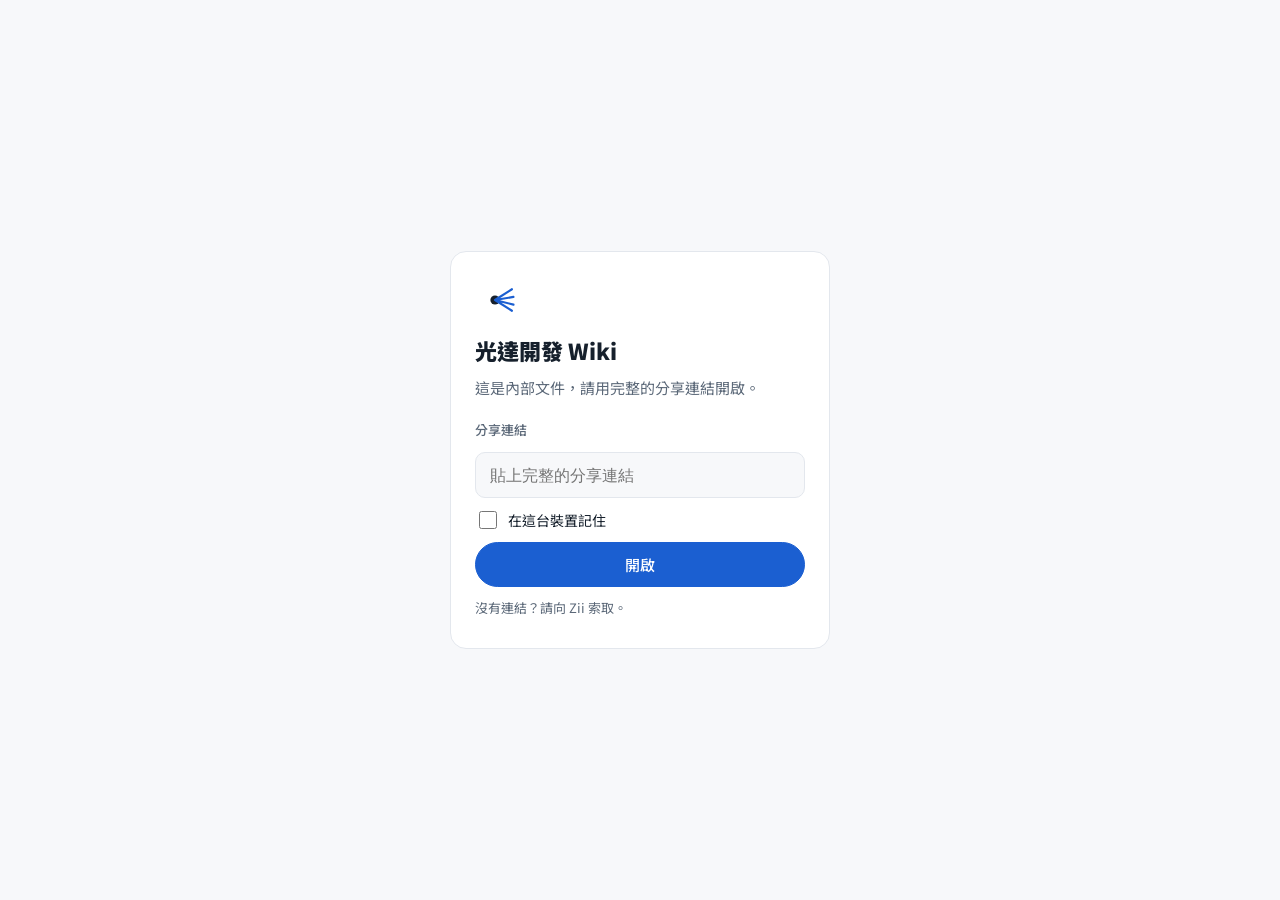
<file: index.html>
<!doctype html>
<html lang="zh-Hant-TW">
<head>
<meta charset="utf-8">
<meta name="viewport" content="width=device-width,initial-scale=1,viewport-fit=cover">
<title>光達開發 Wiki</title>
<meta name="description" content="內部文件，需要分享連結才能開啟。">
<meta name="robots" content="noindex,nofollow">
<meta name="referrer" content="no-referrer">
<meta property="og:type" content="website">
<meta property="og:site_name" content="光達開發 Wiki">
<meta property="og:title" content="光達開發 Wiki">
<meta property="og:description" content="內部文件，需要分享連結才能開啟。">
<meta property="og:url" content="https://zii144.github.io/lidar-wiki/">
<meta property="og:image" content="https://zii144.github.io/lidar-wiki/og/home.png">
<meta property="og:image:width" content="1200">
<meta property="og:image:height" content="630">
<meta name="twitter:card" content="summary_large_image">
<meta name="theme-color" content="#1B5FD1">
<link rel="preconnect" href="https://fonts.googleapis.com">
<link rel="stylesheet" href="https://fonts.googleapis.com/css2?family=Noto+Sans+TC:wght@400;500;700;900&family=IBM+Plex+Mono:wght@400;500&display=swap">
<link rel="stylesheet" href="./style.css">
</head>
<body>
<div id="lock" class="lock">
  <p id="opening" class="hint">開啟中…</p>
  <form id="lock-form" class="lock-card" autocomplete="off" hidden>
    <svg width="40" height="40" viewBox="0 0 26 26" aria-hidden="true"><circle cx="13" cy="13" r="3" fill="currentColor"/><path d="M13 13 L24 6 M13 13 L25 11 M13 13 L25 16 M13 13 L24 20" stroke="var(--accent)" stroke-width="1.4" fill="none" stroke-linecap="round"/></svg>
    <h1>光達開發 Wiki</h1>
    <p class="lede">這是內部文件，請用完整的分享連結開啟。</p>
    <label for="lk">分享連結</label>
    <input id="lk" type="text" autocomplete="off" autocapitalize="off" spellcheck="false" placeholder="貼上完整的分享連結">
    <label class="remember"><input id="remember" type="checkbox"> 在這台裝置記住</label>
    <button class="btn primary" type="submit" id="go">開啟</button>
    <p id="err" class="err" role="alert" hidden></p>
    <p class="hint">沒有連結？請向 Zii 索取。</p>
  </form>
  <noscript><p class="hint">需要開啟 JavaScript 才能閱讀。</p></noscript>
</div>
<div id="app" hidden></div>
<script id="payload" type="application/json">{"v":2,"salt":"-s3UXynYVrZwPBjWp1zX2A","iv":"Y4FFya2l_3ey63tx","ct":"[base64]","title":"光達開發 Wiki"}</script>
<script src="./unlock.js"></script>
</body>
</html>
</file>
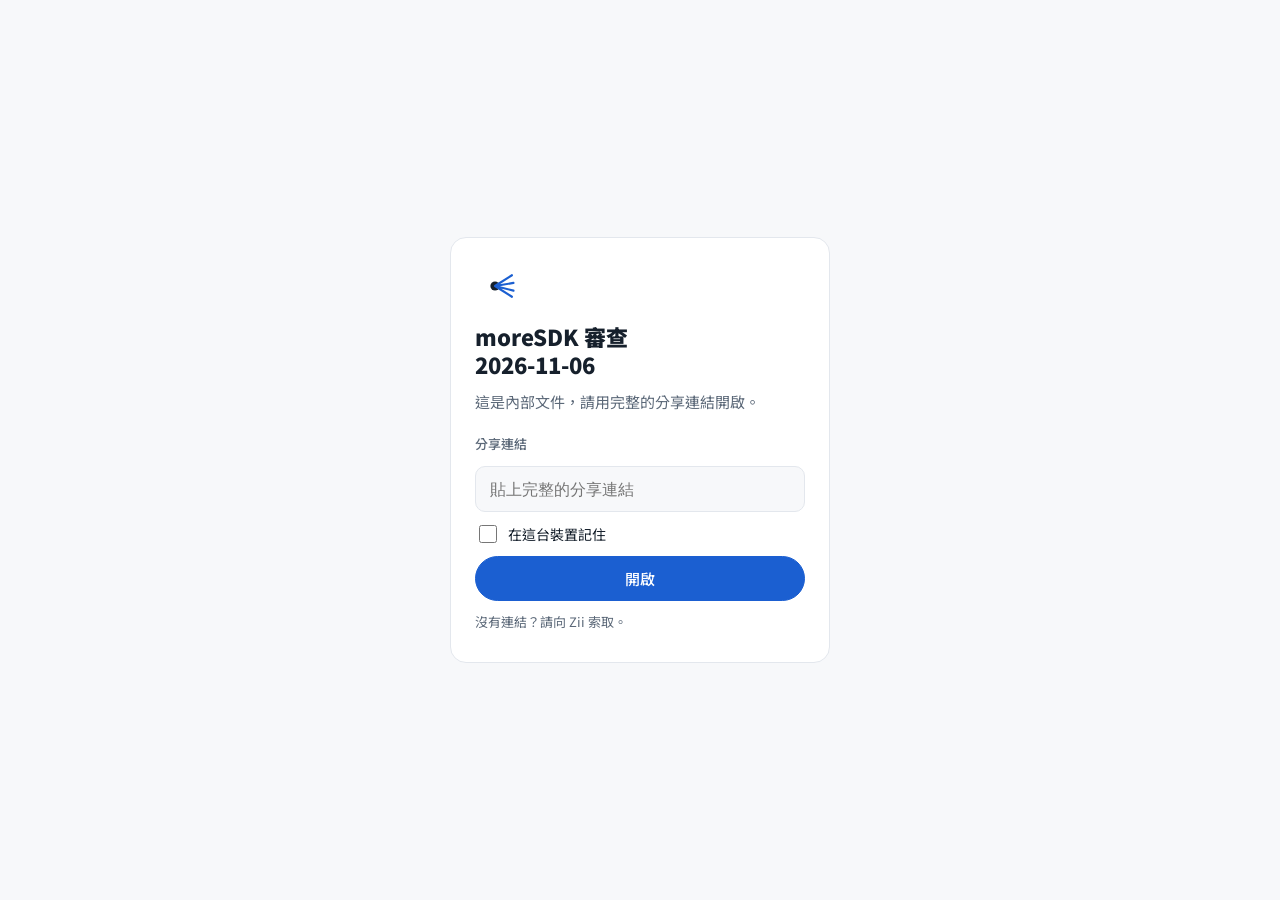
<file: d/sdk-review/index.html>
<!doctype html>
<html lang="zh-Hant-TW">
<head>
<meta charset="utf-8">
<meta name="viewport" content="width=device-width,initial-scale=1,viewport-fit=cover">
<title>moreSDK 審查｜2026-11-06</title>
<meta name="description" content="內部文件，需要分享連結才能開啟。">
<meta name="robots" content="noindex,nofollow">
<meta name="referrer" content="no-referrer">
<meta property="og:type" content="website">
<meta property="og:site_name" content="光達開發 Wiki">
<meta property="og:title" content="moreSDK 審查｜2026-11-06">
<meta property="og:description" content="內部文件，需要分享連結才能開啟。">
<meta property="og:url" content="https://zii144.github.io/lidar-wiki/d/sdk-review/">
<meta property="og:image" content="https://zii144.github.io/lidar-wiki/og/sdk-review.png">
<meta property="og:image:width" content="1200">
<meta property="og:image:height" content="630">
<meta name="twitter:card" content="summary_large_image">
<meta name="theme-color" content="#1B5FD1">
<link rel="preconnect" href="https://fonts.googleapis.com">
<link rel="stylesheet" href="https://fonts.googleapis.com/css2?family=Noto+Sans+TC:wght@400;500;700;900&family=IBM+Plex+Mono:wght@400;500&display=swap">
<link rel="stylesheet" href="../../style.css">
</head>
<body>
<div id="lock" class="lock">
  <p id="opening" class="hint">開啟中…</p>
  <form id="lock-form" class="lock-card" autocomplete="off" hidden>
    <svg width="40" height="40" viewBox="0 0 26 26" aria-hidden="true"><circle cx="13" cy="13" r="3" fill="currentColor"/><path d="M13 13 L24 6 M13 13 L25 11 M13 13 L25 16 M13 13 L24 20" stroke="var(--accent)" stroke-width="1.4" fill="none" stroke-linecap="round"/></svg>
    <h1>moreSDK 審查<br>2026-11-06</h1>
    <p class="lede">這是內部文件，請用完整的分享連結開啟。</p>
    <label for="lk">分享連結</label>
    <input id="lk" type="text" autocomplete="off" autocapitalize="off" spellcheck="false" placeholder="貼上完整的分享連結">
    <label class="remember"><input id="remember" type="checkbox"> 在這台裝置記住</label>
    <button class="btn primary" type="submit" id="go">開啟</button>
    <p id="err" class="err" role="alert" hidden></p>
    <p class="hint">沒有連結？請向 Zii 索取。</p>
  </form>
  <noscript><p class="hint">需要開啟 JavaScript 才能閱讀。</p></noscript>
</div>
<div id="app" hidden></div>
<script id="payload" type="application/json">{"v":2,"salt":"-s3UXynYVrZwPBjWp1zX2A","iv":"Z5b4oht6dcV8wt3P","ct":"[base64]","title":"moreSDK 審查｜2026-11-06"}</script>
<script src="../../unlock.js"></script>
</body>
</html>
</file>
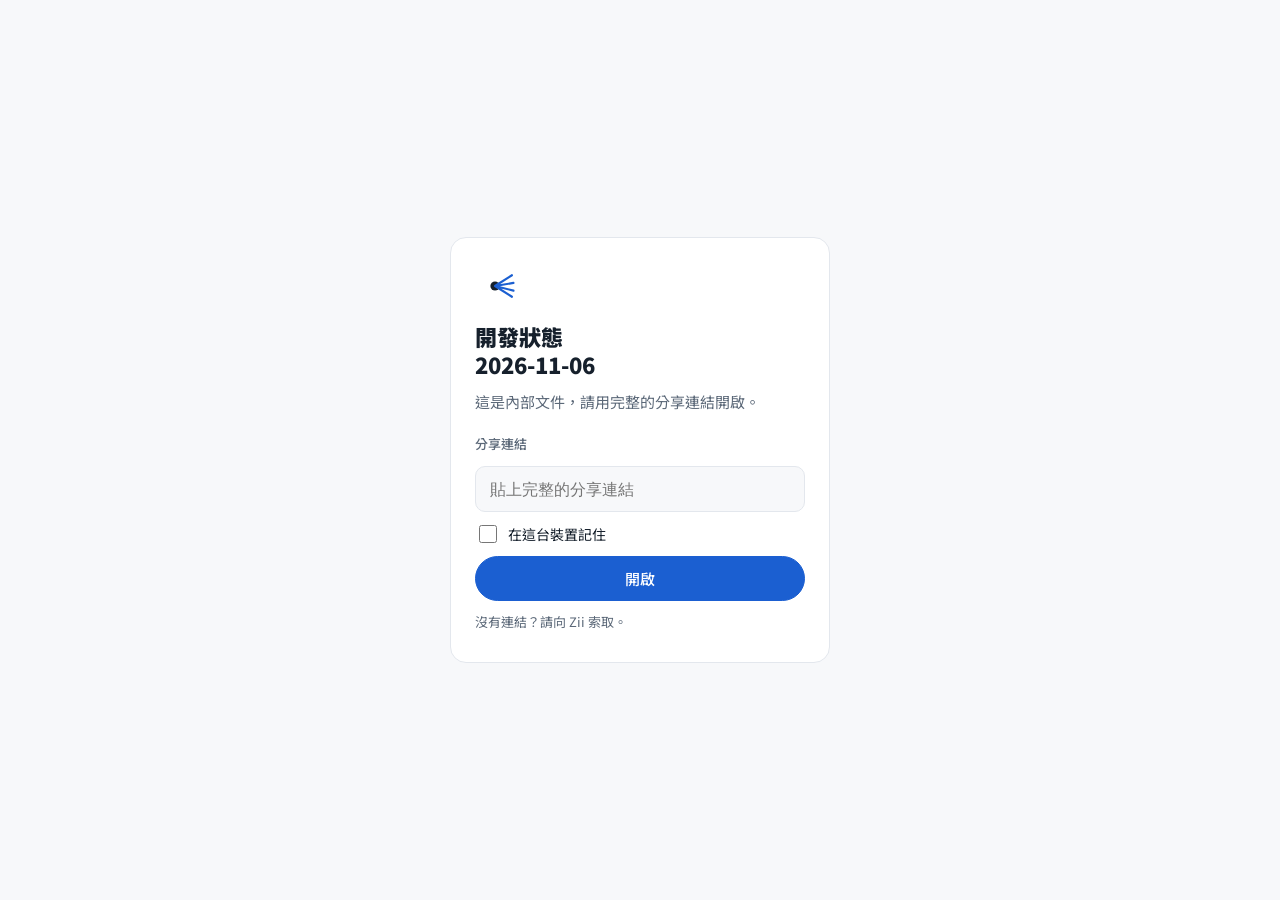
<file: d/status/index.html>
<!doctype html>
<html lang="zh-Hant-TW">
<head>
<meta charset="utf-8">
<meta name="viewport" content="width=device-width,initial-scale=1,viewport-fit=cover">
<title>開發狀態｜2026-11-06</title>
<meta name="description" content="內部文件，需要分享連結才能開啟。">
<meta name="robots" content="noindex,nofollow">
<meta name="referrer" content="no-referrer">
<meta property="og:type" content="website">
<meta property="og:site_name" content="光達開發 Wiki">
<meta property="og:title" content="開發狀態｜2026-11-06">
<meta property="og:description" content="內部文件，需要分享連結才能開啟。">
<meta property="og:url" content="https://zii144.github.io/lidar-wiki/d/status/">
<meta property="og:image" content="https://zii144.github.io/lidar-wiki/og/status.png">
<meta property="og:image:width" content="1200">
<meta property="og:image:height" content="630">
<meta name="twitter:card" content="summary_large_image">
<meta name="theme-color" content="#1B5FD1">
<link rel="preconnect" href="https://fonts.googleapis.com">
<link rel="stylesheet" href="https://fonts.googleapis.com/css2?family=Noto+Sans+TC:wght@400;500;700;900&family=IBM+Plex+Mono:wght@400;500&display=swap">
<link rel="stylesheet" href="../../style.css">
</head>
<body>
<div id="lock" class="lock">
  <p id="opening" class="hint">開啟中…</p>
  <form id="lock-form" class="lock-card" autocomplete="off" hidden>
    <svg width="40" height="40" viewBox="0 0 26 26" aria-hidden="true"><circle cx="13" cy="13" r="3" fill="currentColor"/><path d="M13 13 L24 6 M13 13 L25 11 M13 13 L25 16 M13 13 L24 20" stroke="var(--accent)" stroke-width="1.4" fill="none" stroke-linecap="round"/></svg>
    <h1>開發狀態<br>2026-11-06</h1>
    <p class="lede">這是內部文件，請用完整的分享連結開啟。</p>
    <label for="lk">分享連結</label>
    <input id="lk" type="text" autocomplete="off" autocapitalize="off" spellcheck="false" placeholder="貼上完整的分享連結">
    <label class="remember"><input id="remember" type="checkbox"> 在這台裝置記住</label>
    <button class="btn primary" type="submit" id="go">開啟</button>
    <p id="err" class="err" role="alert" hidden></p>
    <p class="hint">沒有連結？請向 Zii 索取。</p>
  </form>
  <noscript><p class="hint">需要開啟 JavaScript 才能閱讀。</p></noscript>
</div>
<div id="app" hidden></div>
<script id="payload" type="application/json">{"v":2,"salt":"-s3UXynYVrZwPBjWp1zX2A","iv":"Bm04Y2vqNSSTj6WI","ct":"[base64]","title":"開發狀態｜2026-11-06"}</script>
<script src="../../unlock.js"></script>
</body>
</html>
</file>
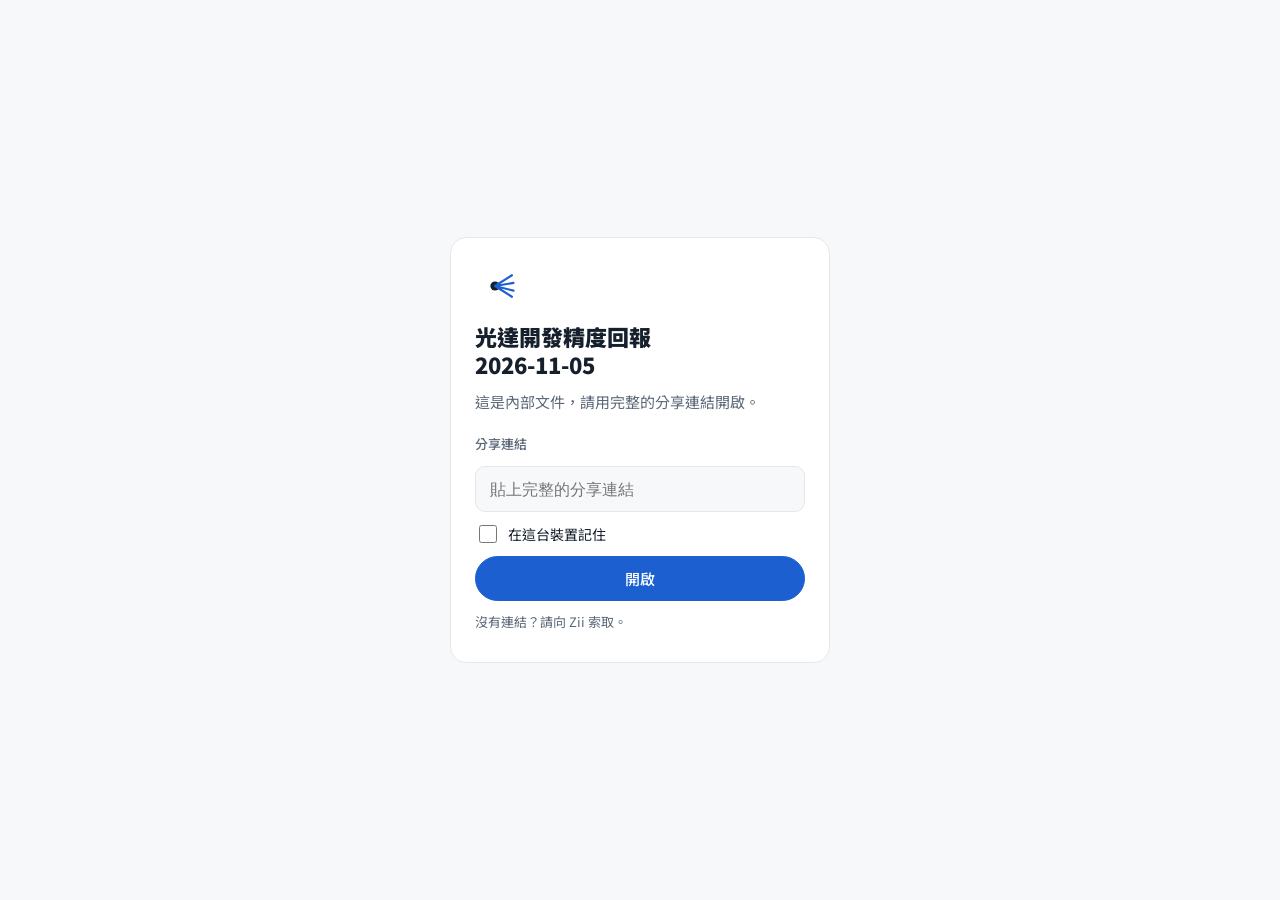
<file: m/2026-11-05/index.html>
<!doctype html>
<html lang="zh-Hant-TW">
<head>
<meta charset="utf-8">
<meta name="viewport" content="width=device-width,initial-scale=1,viewport-fit=cover">
<title>光達開發精度回報｜2026-11-05</title>
<meta name="description" content="內部文件，需要分享連結才能開啟。">
<meta name="robots" content="noindex,nofollow">
<meta name="referrer" content="no-referrer">
<meta property="og:type" content="website">
<meta property="og:site_name" content="光達開發 Wiki">
<meta property="og:title" content="光達開發精度回報｜2026-11-05">
<meta property="og:description" content="內部文件，需要分享連結才能開啟。">
<meta property="og:url" content="https://zii144.github.io/lidar-wiki/m/2026-11-05/">
<meta property="og:image" content="https://zii144.github.io/lidar-wiki/og/2026-11-05.png">
<meta property="og:image:width" content="1200">
<meta property="og:image:height" content="630">
<meta name="twitter:card" content="summary_large_image">
<meta name="theme-color" content="#1B5FD1">
<link rel="preconnect" href="https://fonts.googleapis.com">
<link rel="stylesheet" href="https://fonts.googleapis.com/css2?family=Noto+Sans+TC:wght@400;500;700;900&family=IBM+Plex+Mono:wght@400;500&display=swap">
<link rel="stylesheet" href="../../style.css">
</head>
<body>
<div id="lock" class="lock">
  <p id="opening" class="hint">開啟中…</p>
  <form id="lock-form" class="lock-card" autocomplete="off" hidden>
    <svg width="40" height="40" viewBox="0 0 26 26" aria-hidden="true"><circle cx="13" cy="13" r="3" fill="currentColor"/><path d="M13 13 L24 6 M13 13 L25 11 M13 13 L25 16 M13 13 L24 20" stroke="var(--accent)" stroke-width="1.4" fill="none" stroke-linecap="round"/></svg>
    <h1>光達開發精度回報<br>2026-11-05</h1>
    <p class="lede">這是內部文件，請用完整的分享連結開啟。</p>
    <label for="lk">分享連結</label>
    <input id="lk" type="text" autocomplete="off" autocapitalize="off" spellcheck="false" placeholder="貼上完整的分享連結">
    <label class="remember"><input id="remember" type="checkbox"> 在這台裝置記住</label>
    <button class="btn primary" type="submit" id="go">開啟</button>
    <p id="err" class="err" role="alert" hidden></p>
    <p class="hint">沒有連結？請向 Zii 索取。</p>
  </form>
  <noscript><p class="hint">需要開啟 JavaScript 才能閱讀。</p></noscript>
</div>
<div id="app" hidden></div>
<script id="payload" type="application/json">{"v":2,"salt":"-s3UXynYVrZwPBjWp1zX2A","iv":"3lhwmGkXi2neFhom","ct":"[base64]","title":"光達開發精度回報｜2026-11-05"}</script>
<script src="../../unlock.js"></script>
</body>
</html>
</file>
<file: style.css>
:root{
  --bg:#F7F8FA; --surface:#FFFFFF; --ink:#16202C; --muted:#5B6878; --line:#E3E7ED;
  --accent:#1B5FD1; --accent-soft:#E8F0FD; --ok:#1E7F4F; --ok-soft:#E5F4EC; --warn:#A35A00; --warn-soft:#FCF0DF; --hl-bg:#5B6878; --hl-fg:#FFFFFF;
  --line-green:#06C755;
  --sans:"Noto Sans TC",-apple-system,"PingFang TC","Microsoft JhengHei",sans-serif;
  --mono:"IBM Plex Mono",ui-monospace,Menlo,Consolas,monospace;
  color-scheme:light;
}
@media (prefers-color-scheme: dark){:root{
  --bg:#0F141B; --surface:#161D27; --ink:#E6EBF2; --muted:#93A0B2; --line:#26303D;
  --accent:#6EA2FF; --accent-soft:#1A2943; --ok:#5DCB91; --ok-soft:#14301F; --warn:#F2B35E; --warn-soft:#352612; --hl-bg:#3A4452; --hl-fg:#FFFFFF; color-scheme:dark}}
*{box-sizing:border-box}
[hidden]{display:none!important}
html{-webkit-text-size-adjust:100%}
body{margin:0;background:var(--bg);color:var(--ink);font-family:var(--sans);font-size:16px;line-height:1.75;padding-bottom:env(safe-area-inset-bottom,0px)}
a{color:var(--accent);text-decoration:none}
a:focus-visible,button:focus-visible{outline:2px solid var(--accent);outline-offset:2px;border-radius:4px}
.wrap{max-width:760px;margin:0 auto;padding-left:max(16px,env(safe-area-inset-left,0px));padding-right:max(16px,env(safe-area-inset-right,0px))}
.top{position:sticky;top:0;z-index:5;background:var(--surface);border-bottom:1px solid var(--line);padding-top:env(safe-area-inset-top,0px)}
.top .wrap{display:flex;align-items:center;gap:12px;padding-block:12px}
.brand{display:flex;align-items:center;gap:10px;color:var(--ink);font-weight:900;letter-spacing:.02em}
.crumb{color:var(--muted);font-size:14px;min-width:0;white-space:nowrap;overflow:hidden;text-overflow:ellipsis}
.rail{position:sticky;top:calc(env(safe-area-inset-top,0px) + 53px);z-index:4;background:var(--bg);border-bottom:1px solid var(--line)}
.rail .wrap{display:flex;gap:6px;overflow-x:auto;padding-block:8px;scrollbar-width:none}
.rail .wrap::-webkit-scrollbar{display:none}
.rail a{flex:none;font-size:13px;padding:4px 12px;border-radius:999px;color:var(--muted);border:1px solid var(--line);background:var(--surface)}
.rail a.on{color:var(--accent);border-color:var(--accent);background:var(--accent-soft)}
main{padding-block:28px 64px}
h1{font-size:clamp(26px,6vw,34px);line-height:1.3;font-weight:900;margin:0 0 6px;text-wrap:balance}
.lede{color:var(--muted);margin:0}
.meta{display:flex;flex-wrap:wrap;gap:8px 20px;margin:18px 0 8px;font-size:14px;color:var(--muted)}
.meta b{color:var(--ink);font-weight:500}
section{padding-top:36px;scroll-margin-top:calc(env(safe-area-inset-top,0px) + 110px)}
h2{display:flex;flex-wrap:wrap;align-items:baseline;gap:6px 10px;font-size:20px;font-weight:700;margin:0 0 12px;text-wrap:balance}
h2 .n{font-family:var(--mono);font-size:13px;color:var(--accent);font-weight:500}
p{margin:0 0 12px}
ul{margin:0 0 12px;padding-left:1.2em}
li{margin:4px 0}
li::marker{color:var(--muted)}
.pill{display:inline-block;font-size:12px;font-weight:500;padding:1px 10px;border-radius:999px;letter-spacing:.03em}
.pill.ok{background:var(--ok-soft);color:var(--ok)}
.pill.warn{background:var(--warn-soft);color:var(--warn)}
.pill.plan{background:var(--accent-soft);color:var(--accent)}
.callout{border-left:3px solid var(--accent);background:var(--surface);padding:12px 16px;margin:14px 0;border-radius:0 8px 8px 0}
.callout.warn{border-color:var(--warn)}
.callout p:last-child{margin:0}
.tbl{overflow-x:auto;margin:12px 0 16px;border:1px solid var(--line);border-radius:10px;background:var(--surface)}
table{border-collapse:collapse;width:100%;font-size:14.5px}
th,td{text-align:left;padding:10px 14px;border-bottom:1px solid var(--line);white-space:nowrap}
tr:last-child td{border-bottom:0}
th{font-size:12px;color:var(--muted);font-weight:500;letter-spacing:.06em}
td.num{font-family:var(--mono);font-variant-numeric:tabular-nums}
td.hot{color:var(--warn);font-weight:700}
.fork{display:grid;grid-template-columns:1fr 1fr;gap:10px;margin:12px 0}
.fork div{border:1px solid var(--line);background:var(--surface);border-radius:10px;padding:12px 14px;font-size:14.5px;min-width:0}
.fork b{display:block;font-size:13px;color:var(--muted);font-weight:500;margin-bottom:2px}
@media (max-width:520px){.fork{grid-template-columns:1fr}}
.topo{border:1px solid var(--line);background:var(--surface);border-radius:12px;padding:16px;margin:12px 0 16px;overflow-x:auto}
.topo svg{display:block;min-width:600px;width:100%;height:auto}
.topo text{font-family:var(--sans);font-size:13px;fill:var(--ink)}
.topo .sub{font-size:11px;fill:var(--muted)}
.topo .box{fill:var(--bg);stroke:var(--line);stroke-width:1.2}
.topo .box.key{fill:var(--accent-soft);stroke:var(--accent)}
.topo .wire{stroke:var(--accent);stroke-width:1.6;fill:none}
.topo .pwr{stroke:var(--warn);stroke-width:1.4;stroke-dasharray:4 3;fill:none}
.legend{display:flex;gap:16px;font-size:12px;color:var(--muted);margin-top:8px}
.legend i{display:inline-block;width:18px;border-top:2px solid var(--accent);vertical-align:middle;margin-right:6px}
.legend i.p{border-top:2px dashed var(--warn)}
ol.steps{list-style:none;padding:0;counter-reset:s;margin:8px 0 12px}
ol.steps li{counter-increment:s;position:relative;padding-left:36px;margin:10px 0}
ol.steps li::before{content:counter(s);position:absolute;left:0;top:2px;width:24px;height:24px;border-radius:50%;background:var(--accent-soft);color:var(--accent);font:500 13px/24px var(--mono);text-align:center}
.todo{display:grid;gap:8px;margin:12px 0}
.task{display:grid;grid-template-columns:auto 1fr auto;gap:4px 12px;align-items:start;background:var(--surface);border:1px solid var(--line);border-radius:10px;padding:12px 14px}
.task .k{font-family:var(--mono);color:var(--muted);font-size:13px;padding-top:2px}
.task .t{min-width:0}
.task .w{font-size:13px;color:var(--muted);text-align:right;white-space:nowrap}
.task .w b{display:block;color:var(--ink);font-weight:500}
.home-list{display:grid;gap:10px;margin:16px 0}
.mcard{display:block;background:var(--surface);border:1px solid var(--line);border-radius:12px;padding:16px 18px;color:var(--ink)}
.mcard:hover{border-color:var(--accent)}
.mcard .d{font-family:var(--mono);font-size:13px;color:var(--accent)}
.mcard h3{margin:2px 0 6px;font-size:18px}
.mcard p{margin:0;color:var(--muted);font-size:14px}
.tags{display:flex;flex-wrap:wrap;gap:6px;margin-top:10px}
.share{display:flex;flex-wrap:wrap;gap:8px;margin:18px 0 4px}
.btn{display:inline-flex;align-items:center;gap:8px;font:500 15px/1 var(--sans);padding:11px 16px;border-radius:999px;border:1px solid var(--line);background:var(--surface);color:var(--ink);cursor:pointer}
.btn.line{background:var(--line-green);border-color:var(--line-green);color:#fff}
.btn svg{flex:none}
.btn.primary{background:var(--accent);border-color:var(--accent);color:#fff;justify-content:center;padding-block:14px}
.btn.ghost{color:var(--muted)}
.btn:disabled{opacity:.6;cursor:wait}
.facts{display:grid;grid-template-columns:repeat(auto-fit,minmax(150px,1fr));gap:10px;margin:20px 0}
.fact{background:var(--surface);border:1px solid var(--line);border-radius:10px;padding:12px 14px;min-width:0}
.fact small{display:block;color:var(--muted);font-size:12px;letter-spacing:.05em}
.fact span{font-weight:700}
.mono{font-family:var(--mono);font-size:.92em}
code{font-family:var(--mono);font-size:.88em;background:var(--hl-bg);color:var(--hl-fg);padding:1px 6px;border-radius:4px;overflow-wrap:anywhere}
.ip{font-family:var(--mono);background:var(--hl-bg);color:var(--hl-fg);padding:1px 6px;border-radius:4px;font-size:.9em;white-space:nowrap}
.lock{min-height:100vh;min-height:100svh;display:grid;grid-template-columns:minmax(0,1fr);place-items:center;padding-block:32px;padding-left:max(16px,env(safe-area-inset-left,0px));padding-right:max(16px,env(safe-area-inset-right,0px))}
.lock-card{width:100%;max-width:380px;display:grid;gap:10px;background:var(--surface);border:1px solid var(--line);border-radius:16px;padding:28px 24px;color:var(--ink)}
.lock-card>*{min-width:0}
.lock-card h1{font-size:22px;margin:6px 0 0;overflow-wrap:anywhere}
.lock-card .lede{margin:0 0 8px;font-size:15px}
.lock-card label{font-size:13px;color:var(--muted);font-weight:500}
.lock-card input[type=password],.lock-card input[type=text]{width:100%;font:16px var(--mono);padding:12px 14px;border-radius:10px;border:1px solid var(--line);background:var(--bg);color:var(--ink)}
.lock-card input:focus{outline:2px solid var(--accent);outline-offset:1px}
.key-row{display:grid;gap:8px}
.lock-card .remember{display:flex;align-items:center;gap:8px;font-size:14px;color:var(--ink);font-weight:400}
.remember input{width:18px;height:18px;accent-color:var(--accent)}
.err{color:var(--warn);font-size:14px;margin:0}
.hint{color:var(--muted);font-size:13px;margin:0}
.vcard{display:grid;grid-template-columns:minmax(0,200px) 1fr;gap:16px;align-items:center}
.vcard img{width:100%;aspect-ratio:16/9;object-fit:cover;border-radius:8px;background:#0B1220}
@media (max-width:520px){.vcard{grid-template-columns:1fr}}
.player{position:relative;margin:20px 0 0;aspect-ratio:16/9;max-width:100%;background:#0B1220;border-radius:14px;overflow:hidden;border:1px solid var(--line)}
.player .poster,.player video{position:absolute;inset:0;width:100%;height:100%;object-fit:contain;background:#0B1220}
.player .scrim{position:absolute;inset:0;background:linear-gradient(to top,rgba(8,12,20,.85),rgba(8,12,20,0) 55%);pointer-events:none}
.playbtn{position:absolute;left:16px;bottom:16px;display:inline-flex;align-items:center;gap:10px;font:700 16px/1 var(--sans);color:#fff;background:rgba(27,95,209,.92);border:0;border-radius:999px;padding:14px 22px 14px 18px;cursor:pointer;box-shadow:0 6px 24px rgba(0,0,0,.35);white-space:nowrap}
.playbtn:hover{background:#1B5FD1}
.vprog{position:absolute;left:16px;right:16px;bottom:16px;display:grid;gap:8px;color:#fff;font-size:14px;background:rgba(10,16,28,.8);padding:12px 14px;border-radius:10px}
.vbar{height:6px;background:rgba(255,255,255,.2);border-radius:3px;overflow:hidden}
.vbar i{display:block;height:100%;width:0;background:#6EA2FF;transition:width .2s}
.chapters{display:grid;grid-template-columns:repeat(auto-fill,minmax(300px,1fr));gap:10px;margin:12px 0}
.chap{display:grid;grid-template-columns:112px 1fr;grid-template-rows:auto 1fr;gap:2px 12px;align-items:start;text-align:left;font:inherit;color:var(--ink);background:var(--surface);border:1px solid var(--line);border-radius:12px;padding:8px;cursor:pointer;min-width:0}
.chap:hover{border-color:var(--accent)}
.chap img{grid-row:1/3;width:112px;aspect-ratio:16/9;object-fit:cover;border-radius:7px;background:#0B1220}
.chap .ct{font:500 12px/1.4 var(--mono);color:var(--accent);padding-top:2px}
.chap .cx{display:grid;min-width:0}
.chap .cx b{font-size:15px;line-height:1.4}
.chap .cx small{font-size:12.5px;color:var(--muted);line-height:1.45}
.chap.dist .cx b{color:var(--warn)}
.tlink{font:500 14px var(--mono);color:var(--accent);background:none;border:1px solid var(--line);border-radius:6px;padding:2px 8px;cursor:pointer}
footer{color:var(--muted);font-size:13px;border-top:1px solid var(--line);margin-top:40px;padding-top:16px;display:grid;gap:6px}
@media (prefers-reduced-motion:no-preference){html{scroll-behavior:smooth}}
</file>
